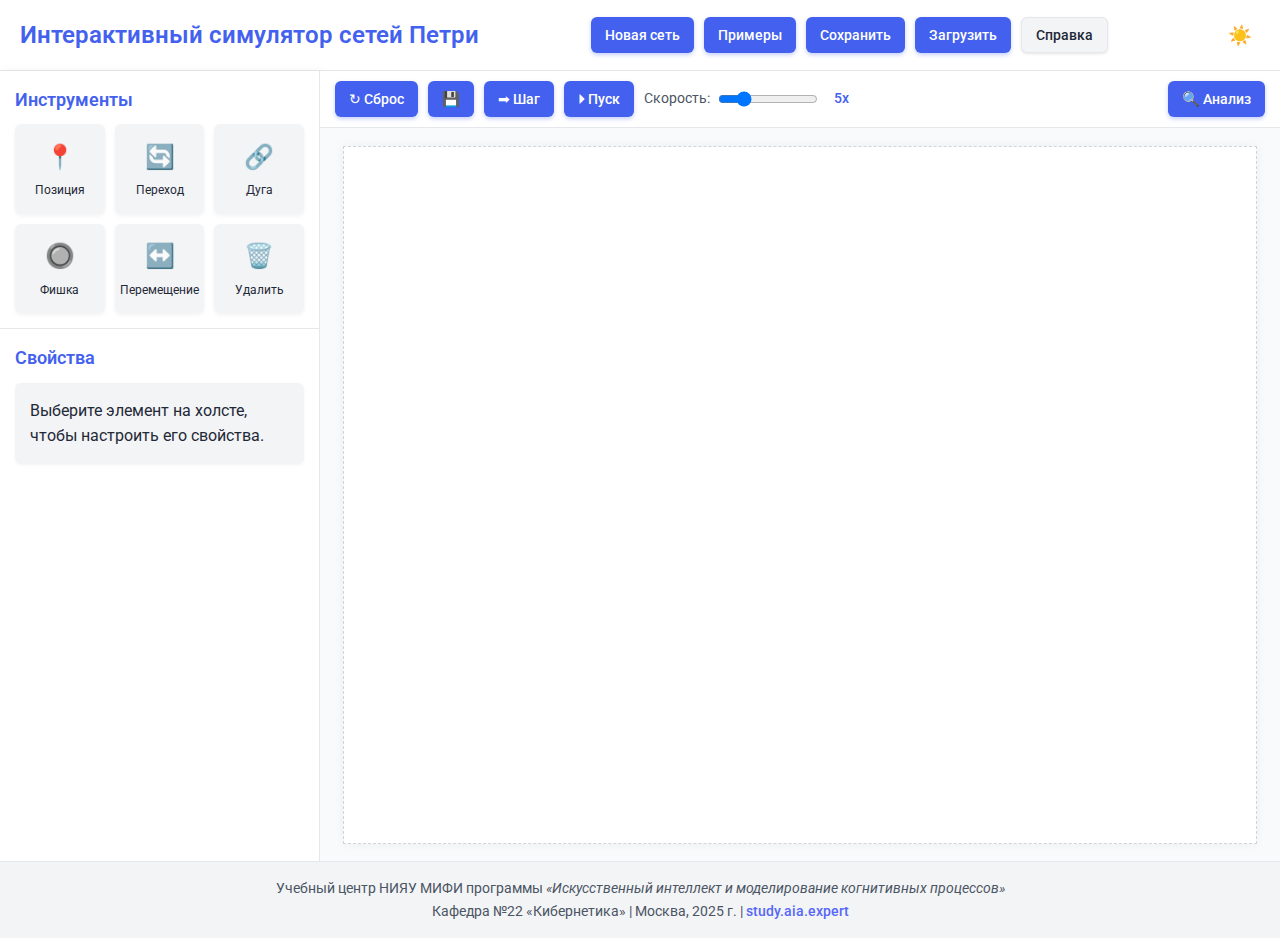
<file: index.html>
<!DOCTYPE html>
<html lang="ru" prefix="og: https://ogp.me/ns#">
<head>
    <meta charset="UTF-8">
    <meta name="viewport" content="width=device-width, initial-scale=1.0">
    
    <!-- SEO и метаданные -->
    <meta name="description" content="Интерактивный симулятор сетей Петри — часть лабораторных работ по дисциплине «Автоматы» в НИЯУ МИФИ">
    <meta name="author" content="Кафедра №22 «Кибернетика», НИЯУ МИФИ">
    <meta name="generator" content="PetriSimulator v1.0">

    <!-- Open Graph метатеги для социальных сетей -->
    <meta property="og:type" content="website">
    <meta property="og:title" content="Симулятор сетей Петри | МИФИ">
    <meta property="og:url" content="https://study.aia.expert/petri-simulator">
    <meta property="og:site_name" content="Учебный центр МИФИ">

    <title>Сети Петри | Симулятор</title>
    
    <link rel="stylesheet" href="./static/css/style.css">
    <link rel="icon" href="favicon.ico" type="image/x-icon">  
    <link href="https://fonts.googleapis.com/css2?family=Roboto:wght@400;500;700&display=swap" rel="stylesheet">
</head>
<body>
    <!-- Верхняя панель управления -->
    <header>
        <h2>Интерактивный симулятор сетей Петри</h2>
        
        <div class="header-controls">
            <button class="btn" id="new-network-btn">Новая сеть</button>
            <button class="btn" id="load-example-btn">Примеры</button>
            <button class="btn" id="save-btn">Сохранить</button>
            <button class="btn" id="load-network-btn">Загрузить
                <input type="file" id="load-network-input" accept=".json" style="display: none;">
            </button>
            
            <a href="info.html" class="back-button">
                <button class="btn-secondary" id="help-btn">Справка</button>
            </a>
        </div>
        
        <!-- Переключатель темы -->
        <button class="theme-toggle" id="theme-toggle" title="Переключить тему">☀️</button>
    </header>

    <main>
        <!-- Боковая панель -->
        <aside class="sidebar" role="complementary">
            <!-- Панель инструментов для создания элементов сети -->
            <section class="toolbar">
                <h2>Инструменты</h2>
                <div class="tool-buttons">
                    <div class="tool-button" data-tool="position" aria-pressed="true">
                        <h2>📍</h2>
                        <span>Позиция</span>
                    </div>
                    <div class="tool-button" data-tool="transition" aria-pressed="false">
                        <h2>🔄</h2>
                        <span>Переход</span>
                    </div>
                    <div class="tool-button" data-tool="arc" aria-pressed="false">
                        <h2>🔗</h2>
                        <span>Дуга</span>
                    </div>
                    <div class="tool-button" data-tool="token" aria-pressed="false">
                        <h2>🔘</h2>
                        <span>Фишка</span>
                    </div>
                    <div class="tool-button" data-tool="move" aria-pressed="false">
                        <h2>↔️</h2>
                        <span>Перемещение</span>
                    </div>
                    <div class="tool-button" data-tool="delete" aria-pressed="false">
                        <h2>🗑️</h2>
                        <span>Удалить</span>
                    </div>
                </div>
            </section>

            <!-- Панель свойств выбранного элемента -->
            <section class="properties" id="properties-panel">
                <h2>Свойства</h2>

                <!-- Свойства для позиции -->
                <div class="property-group" id="position-properties" style="display: none;">
                    <h3>Позиция</h3>
                    <div class="property">
                        <label for="position-name">Имя</label>
                        <input type="text" id="position-name" value="P1">
                    </div>
                    <div class="property">
                        <label for="token-count">Количество фишек</label>
                        <input type="number" id="token-count" value="1" min="0">
                    </div>
                    <div class="property">
                        <label for="position-type">Тип фишки</label>
                        <select id="position-type">
                            <option value="default">По умолчанию</option>
                            <option value="red">Объектный</option>
                        </select>
                    </div>
                </div>

                <!-- Свойства для перехода -->
                <div class="property-group" id="transition-properties" style="display: none;">
                    <h3>Переход</h3>
                    <div class="property">
                        <label for="transition-name">Имя</label>
                        <input type="text" id="transition-name" value="T1">
                    </div>
                    <div class="property">
                        <label for="guard-condition">Guard-условие</label>
                        <input type="text" id="guard-condition" placeholder="x > 0">
                    </div>
                    <div class="property">
                        <label for="transition-delay">Задержка (мс)</label>
                        <input type="number" id="transition-delay" value="0" min="0">
                    </div>
                </div>

                <!-- Свойства для дуги -->
                <div class="property-group" id="arc-properties" style="display: none;">
                    <h3>Дуга</h3>
                    <div class="property">
                        <label for="arc-weight">Вес дуги</label>
                        <input type="number" id="arc-weight" value="1" min="1">
                        <label for="arc-type" style="margin-top: 10px">Тип дуги</label>
                        <select id="arc-type">
                            <option value="default">По умолчанию</option>
                            <option value="red">Ингибитор</option>
                        </select>
                    </div>
                </div>

                <!-- Сообщение по умолчанию -->
                <div class="property-group" id="default-properties" style="display: block;">
                    <p>Выберите элемент на холсте, чтобы настроить его свойства.</p>
                </div>
            </section>
        </aside>

        <!-- Рабочая область -->
        <section class="workspace" role="main">
            <div class="workspace-header">
                <!-- Управление симуляцией -->
                <div class="simulation-controls">
                    <button class="btn" id="reset-btn">↻ Сброс</button>
                    <button class="btn" id="mark-save-btn">💾</button>
                    <button class="btn" id="step-btn">➡ Шаг</button>
                    <button class="btn" id="play-btn">⏵ Пуск</button>
                    <div class="speed-control">
                        <label for="speed-slider">Скорость: </label>
                        <input type="range" id="speed-slider" min="1" max="20" value="5">
                        <span id="speed-value">5x</span>
                    </div>
                </div>

                <!-- Анализ сети -->
                <div class="simulation-controls">
                    <button class="btn" id="analyze-btn">🔍 Анализ</button>
                </div>
            </div>

            <!-- Холст для рисования сети Петри -->
            <div class="canvas-container">
                <canvas id="petri-net-canvas"></canvas>
            </div>
        </section>
    </main>

    <footer>
        <p>Учебный центр НИЯУ МИФИ программы <em>«Искусственный интеллект и моделирование когнитивных процессов»</em></p>
        <p>Кафедра №22 «Кибернетика» | Москва, 2025 г. |
           <a href="https://study.aia.expert/" target="_blank">study.aia.expert</a>
        </p>
    </footer>

    <script src="./static/js/script.js"></script>
    
    <!-- Модальное окно для отображения результатов анализа сети -->
    <div id="analysis-modal" class="modal">
        <div class="modal-content">
            <h3>Результаты анализа сети Петри</h3>
            <div id="analysis-results">
                <p>Запуск анализа...</p>
            </div>
            <button onclick="closeAnalysisModal()" class="close-modal-btn">Закрыть</button>
        </div>
    </div>

    <!-- Модальное окно для выбора примеров сетей Петри -->
    <div id="examples-modal" class="modal">
        <div class="modal-content">
            <h3>Выберите пример сети</h3>
            
            <button onclick="loadExample('producer-consumer')" class="example-btn">
                🏭 Производитель-Потребитель
            </button>
            
            <button onclick="loadExample('fork-join')" class="example-btn">
                ➿ Fork-Join (Расщепление-Объединение)
            </button>
            
            <button onclick="loadExample('inhibitor')" class="example-btn">
                ⛔ С ингибиторными дугами
            </button>
            
            <button onclick="closeExamplesModal()" class="close-modal-btn">
                Закрыть
            </button>
        </div>
    </div>
    
</body>
</html>
</file>
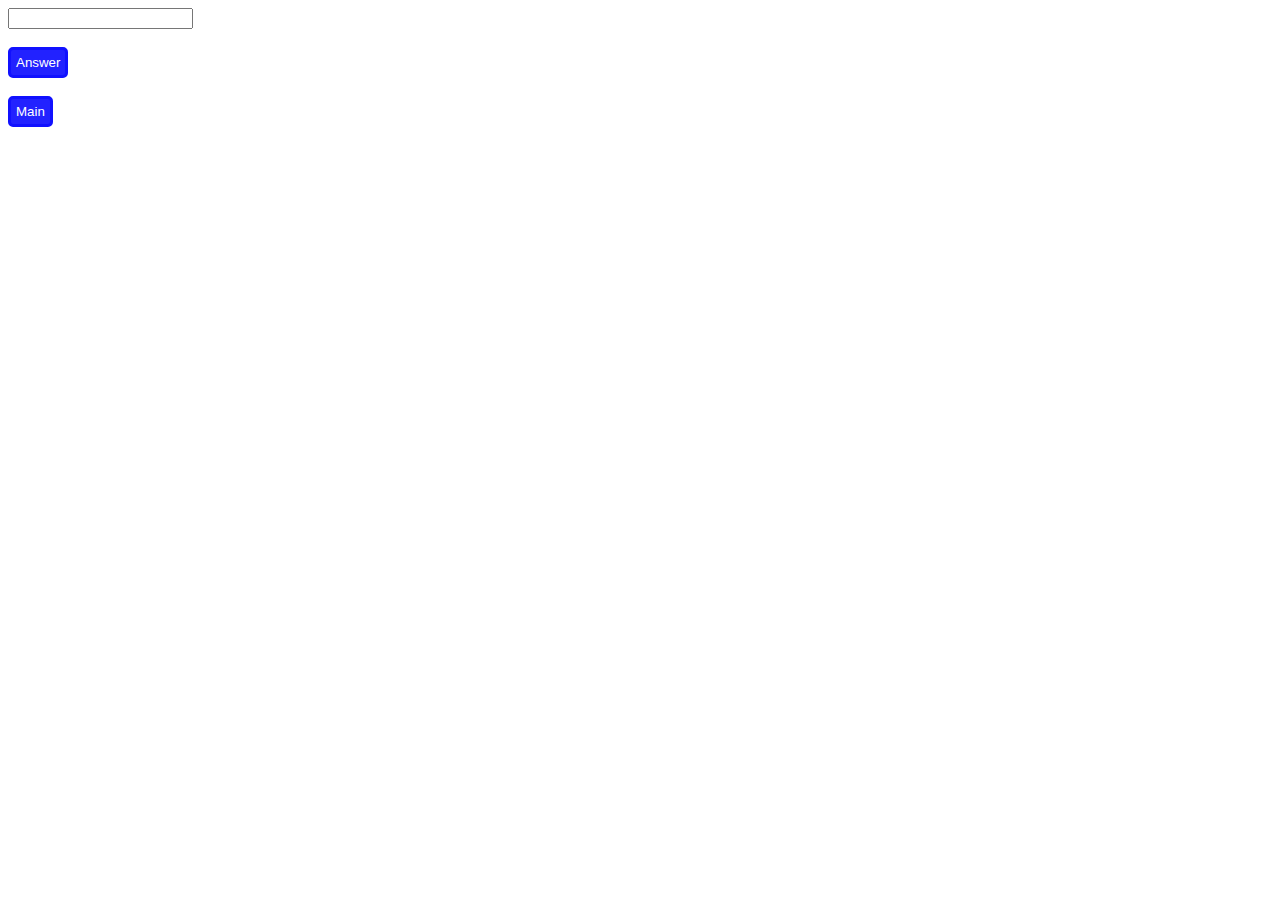
<file: answer.html>
<!DOCTYPE html>
<head>
  <meta charset="UTF-8">
</head>
  
<body>
  <style>
    button.press
    {
  	color: #fff; 
   	background: #2222FF; 
  	padding: 5px; 
  	border-radius: 5px;
  	border: 3px solid #1111FF;
	  } 
  </style> 
	<input id = "input" type= "text"/>
	<br>
  <br>
  <script>
	function onClick()
	  {
	alert(input.value);	  
	  }
  </script>	
  <button class="press" onClick="onClick()">Answer</button>
	<br>
  <br>
  <a href="index.html">
    <button class = "press">Main</button>
  </a>  
  </body>      
</html>
</file>
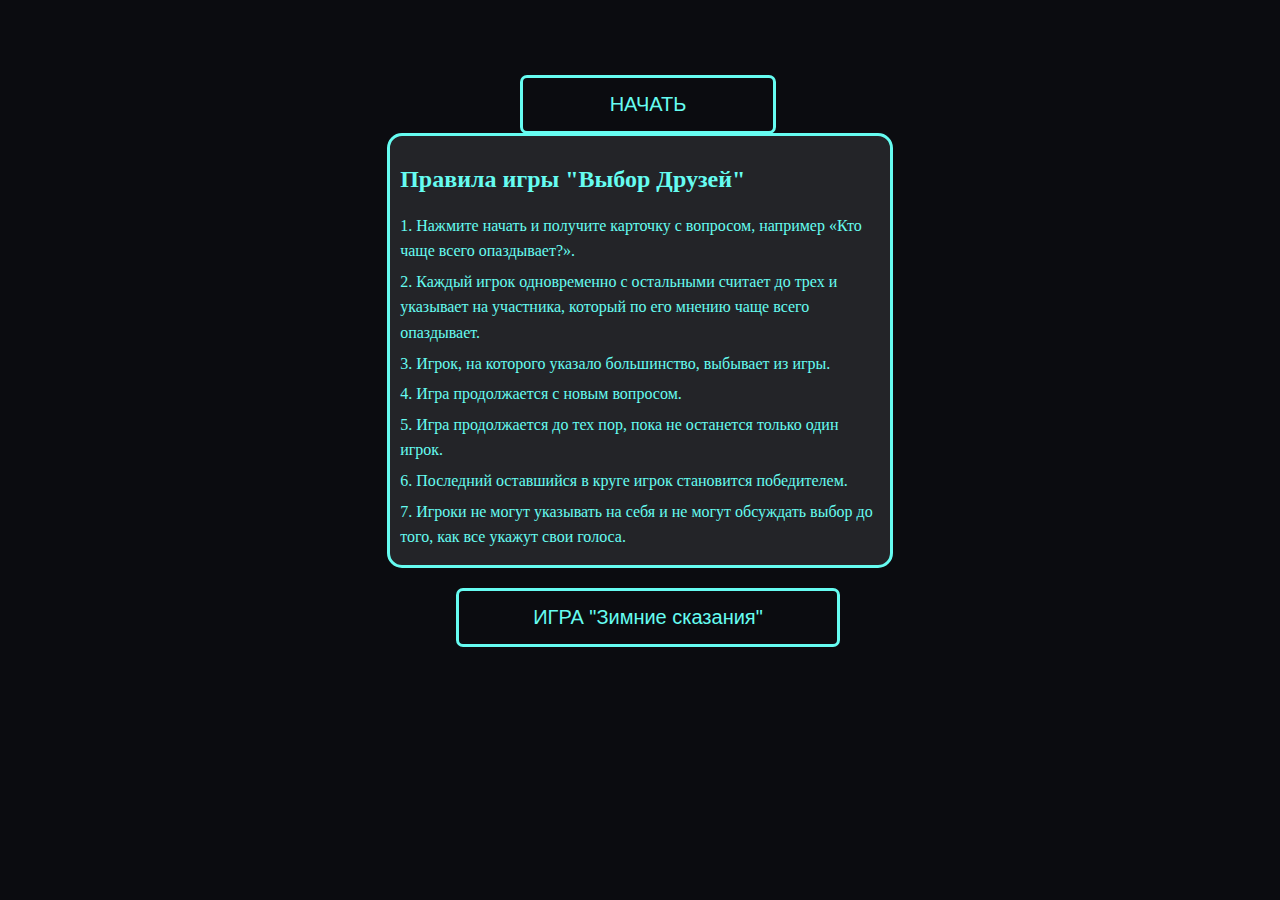
<file: index2.html>
<!DOCTYPE html>
<html lang="en">
<head>
    <meta charset="UTF-8">
    <title>NYGames</title>
    <script>
    function rand(max) {
        return Math.floor(Math.random()*max);
    }

    function poles() {
        let l1 = document.getElementById('text');
        let q = [
    "Кто лучше всех умеет рассказывать истории?",
    "Кто всегда приносит вкусные угощения на встречи?",
    "Кто, по вашему мнению, самый оптимистичный в группе?",
    "Кто мог бы стать хорошим учителем?",
    "Кто, по вашему мнению, мог бы создать отличный рецепт?",
    "Кто больше всего увлечён хобби?",
    "Кто любит планировать поездки?",
    "Кого вы выбрали бы в качестве компаньона по настольным играм?",
    "Кто всегда готов помочь другим?",
    "Кто, по вашему мнению, самы́й старательный в группе?",
    "Кто лучше всех организует мероприятия?",
    "Кто приносит в компанию атмосферу уюта?",
    "Кто, по вашему мнению, знает много интересных фактов?",
    "Кто всегда знает, как поддержать разговор?",
    "Кто лучше всех умеет составлять списки дел?",
    "Кто охотно делится своими увлечениями?",
    "Кто всегда находит способ провести время с пользой?",
    "Кто любит обсуждать книги и фильмы?",
    "Кого вы выбрали бы для совместного путешествия?",
    "Кто лучше всех умеет подбирать музыку для настроения?",
    "Кто может порекомендовать интересный фильм?",
    "Кто всегда знает, как порадовать друзей?",
    "Кто чаще всего предлагает интересные идеи?",
    "Кто лучше всего умеет играть на музыкальном инструменте?",
    "Кто всегда готов на новое приключение?",
    "Кто предпочитает читать книги вместо просмотра фильмов?",
    "Кто знает самые увлекательные истории о своей жизни?",
    "Кто всегда поддерживает чистоту и порядок в группе?",
    "Кто проявляет наибольшее терпение в общении?",
    "Кто мог бы стать хорошим спикером на конференции?",
    "Кто отличается хорошим вкусом в моде?",
    "Кто любит сидеть за настольными играми на вечеринках?",
    "Кто больше всего интересуется технологиями?",
    "Кто чаще всего делится позитивными новостями?",
    "Кто всегда может найти общий язык с разными людьми?",
    "Кто, по вашему мнению, самый заботливый в группе?",
    "Кто выделяется креативным подходом к задачам?",
    "Кто лучше всего поддерживает друзей в трудные времена?",
    "Кто приносит в группу радость и веселье?",
    "Кто, по вашему мнению, мог бы стать хорошим волонтером?",
    "Кто лучше всех разбирается в кулинарии?",
    "Кто всегда ищет позитив в любом событии?"
];

       var r = rand(q.length);
       l1.textContent = q[r];
       q.splice(r, 1);
    }

    function process() {
        let b = document.getElementById('btn');
        let l1 = document.getElementById('sent');
        if(b.value == "НАЧАТЬ") {
            b.value = "ДАЛЕЕ";
            l1.style.visibility = "visible";
        }
        poles();
    }
    </script>
    <style>
        #sent {
            visibility: hidden;
        }

        body {
            background-color: #0B0C10;
        }

        .again {
            position: fixed;
            padding: 15px;
            margin-left: 40%;
            margin-right: 40%;
            margin-bottom: 7%;
            width: 20%;
            background-color: #0B0C10;
            border: #66FCF1 3px solid;
            border-radius: 7px;
            color: #66FCF1;
            text-align: center;
            font-size: 20px;
        }

        div {
            vertical-align: middle;
            margin-left: 30%;
            margin-right: 30%;
        }

        h2 {
            color: #66FCF1;
        }

        .rule {
            margin-top: 5%;
            margin-bottom: 20px;
            padding: 10px;
            border: 3px solid #66FCF1;
            border-radius: 15px;
            background-color: rgba(255, 255, 255, 0.1);
        }

        p {
            line-height: 1.6;
            margin: 5px 0;
            color: #66FCF1;
        }


    </style>
</head>
<body>
    <div style="height: 15%; width: 80%; margin-right: 10%; margin-left: 10%; padding 5%; margin-bottom: 5px;">
        <div class="rule" id="sent" style="margin-bottom: 5px; margin-top: 5px;">
            <p id="text">gfgs</p>
        </div>
    </div>
    <input id="btn" type="button" class="again" onclick="process()" value="НАЧАТЬ">
    <div class="rule">
    <h2>Правила игры "Выбор Друзей"</h2>
    <p>1. Нажмите начать и получите карточку с вопросом, например «Кто чаще всего опаздывает?».</p>
    <p>2. Каждый игрок одновременно с остальными считает до трех и указывает на участника, который по его мнению чаще всего опаздывает.</p>
    <p>3. Игрок, на которого указало большинство, выбывает из игры.</p>
    <p>4. Игра продолжается с новым вопросом.</p>
    <p>5. Игра продолжается до тех пор, пока не останется только один игрок.</p>
    <p>6. Последний оставшийся в круге игрок становится победителем.</p>
    <p>7. Игроки не могут указывать на себя и не могут обсуждать выбор до того, как все укажут свои голоса.</p>
</div>

<button style="width: 30%; margin-left: 35%; margin-right: 35%; font-size: 20px;" class="again" onclick="window.location.href = 'index.html'">ИГРА "Зимние сказания"</button>

</body>
</html>
</file>
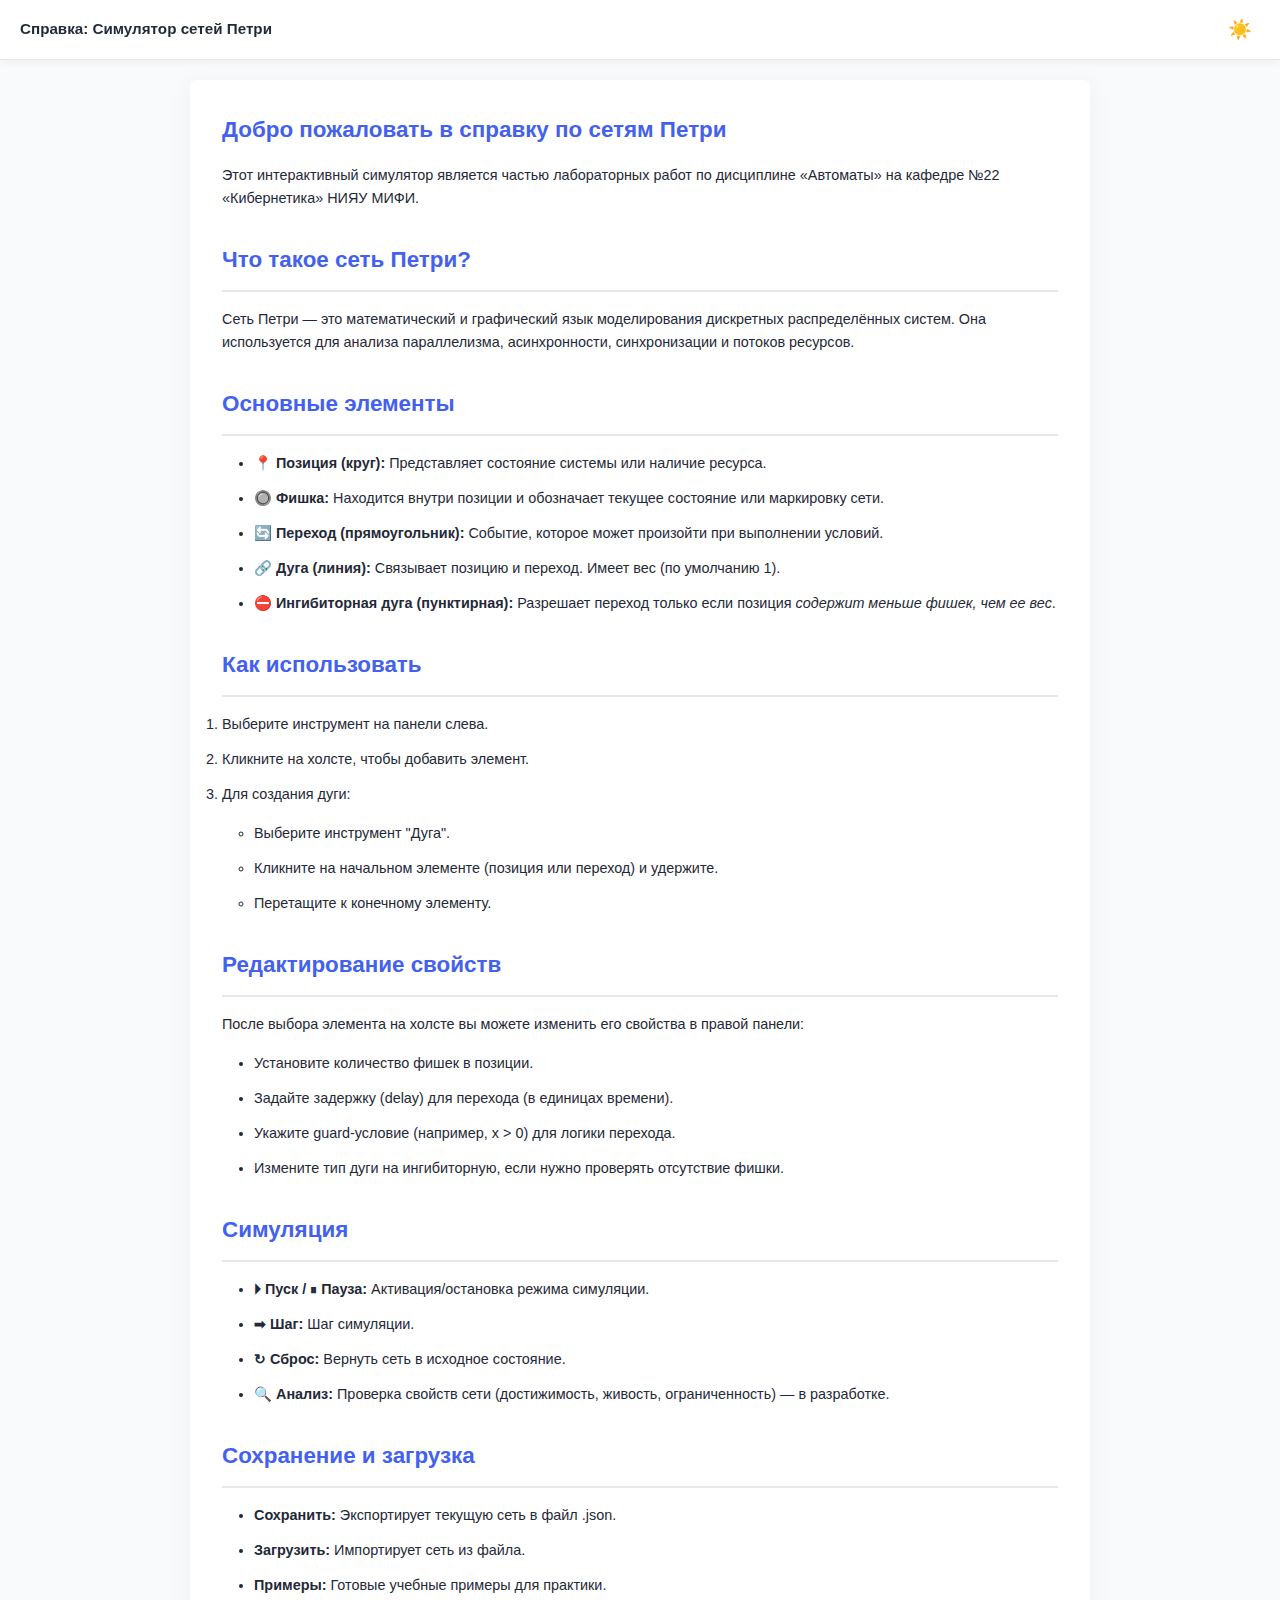
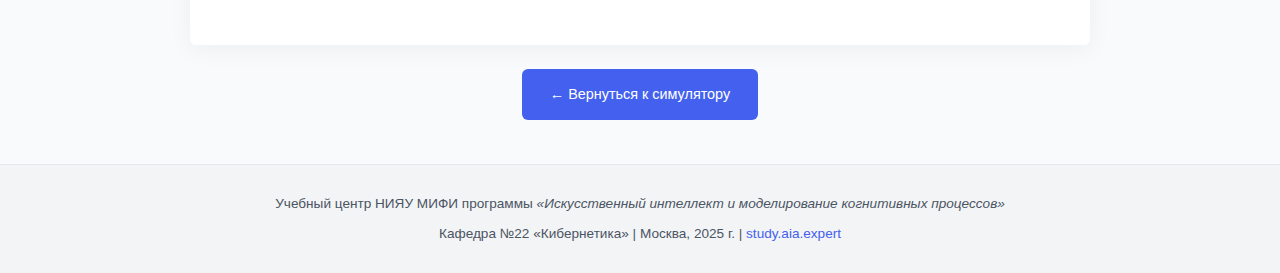
<file: info.html>
<!DOCTYPE html>
<html lang="ru">
<head>
    <meta charset="UTF-8">
    <meta name="viewport" content="width=device-width, initial-scale=1.0">
    
    <title>Справка — Симулятор сетей Петри</title>
    
    <link rel="stylesheet" href="./static/css/style.css">
    <link rel="stylesheet" href="./static/css/help.css">
</head>
<body>
    <header>
        <h2>Справка: Симулятор сетей Петри</h2>
        
        <!-- Кнопка для переключения светлой и тёмной темы -->
        <button class="theme-toggle" id="theme-toggle" title="Переключить тему">☀️</button>
    </header>

    <main>
        <!-- Основное содержимое справки -->
        <div class="help-content">
            <h1>Добро пожаловать в справку по сетям Петри</h1>
            <p>Этот интерактивный симулятор является частью лабораторных работ по дисциплине «Автоматы» на кафедре №22 «Кибернетика» НИЯУ МИФИ.</p>

            <h2>Что такое сеть Петри?</h2>
            <p>Сеть Петри — это математический и графический язык моделирования дискретных распределённых систем. Она используется для анализа параллелизма, асинхронности, синхронизации и потоков ресурсов.</p>

            <h2>Основные элементы</h2>
            <ul>
                <li><strong>📍 Позиция (круг):</strong> Представляет состояние системы или наличие ресурса.</li>
                <li><strong>🔘 Фишка:</strong> Находится внутри позиции и обозначает текущее состояние или маркировку сети.</li>
                <li><strong>🔄 Переход (прямоугольник):</strong> Событие, которое может произойти при выполнении условий.</li>
                <li><strong>🔗 Дуга (линия):</strong> Связывает позицию и переход. Имеет вес (по умолчанию 1).</li>
                <li><strong>⛔ Ингибиторная дуга (пунктирная):</strong> Разрешает переход только если позиция <em>содержит меньше фишек, чем ее вес</em>.</li>
            </ul>

            <h2>Как использовать</h2>
            <ol>
                <li>Выберите инструмент на панели слева.</li>
                <li>Кликните на холсте, чтобы добавить элемент.</li>
                <li>Для создания дуги:
                    <ul>
                        <li>Выберите инструмент "Дуга".</li>
                        <li>Кликните на начальном элементе (позиция или переход) и удержите.</li>
                        <li>Перетащите к конечному элементу.</li>
                    </ul>
                </li>
            </ol>

            <h2>Редактирование свойств</h2>
            <p>После выбора элемента на холсте вы можете изменить его свойства в правой панели:</p>
            <ul>
                <li>Установите количество фишек в позиции.</li>
                <li>Задайте задержку (<code>delay</code>) для перехода (в единицах времени).</li>
                <li>Укажите <code>guard-условие</code> (например, <code>x > 0</code>) для логики перехода.</li>
                <li>Измените тип дуги на ингибиторную, если нужно проверять отсутствие фишки.</li>
            </ul>

            <h2>Симуляция</h2>
            <ul>
                <li><strong>⏵ Пуск / ⏸ Пауза:</strong> Активация/остановка режима симуляции.</li>
                <li><strong>➡ Шаг:</strong> Шаг симуляции.</li>
                <li><strong>↻ Сброс:</strong> Вернуть сеть в исходное состояние.</li>
                <li><strong>🔍 Анализ:</strong> Проверка свойств сети (достижимость, живость, ограниченность) — в разработке.</li>
            </ul>

            <h2>Сохранение и загрузка</h2>
            <ul>
                <li><strong>Сохранить:</strong> Экспортирует текущую сеть в файл <code>.json</code>.</li>
                <li><strong>Загрузить:</strong> Импортирует сеть из файла.</li>
                <li><strong>Примеры:</strong> Готовые учебные примеры для практики.</li>
            </ul>
        </div>

        <!-- Кнопка для возврата к основному симулятору -->
        <div style="text-align: center;">
            <a href="index.html" class="back-button">← Вернуться к симулятору</a>
        </div>
    </main>

    <footer>
        <p>Учебный центр НИЯУ МИФИ программы <em>«Искусственный интеллект и моделирование когнитивных процессов»</em></p>
        <p>Кафедра №22 «Кибернетика» | Москва, 2025 г. |
           <a href="https://study.aia.expert/" target="_blank">study.aia.expert</a>
        </p>
    </footer>
    
    <script src="./static/js/help.js"></script>
</body>
</html>
</file>
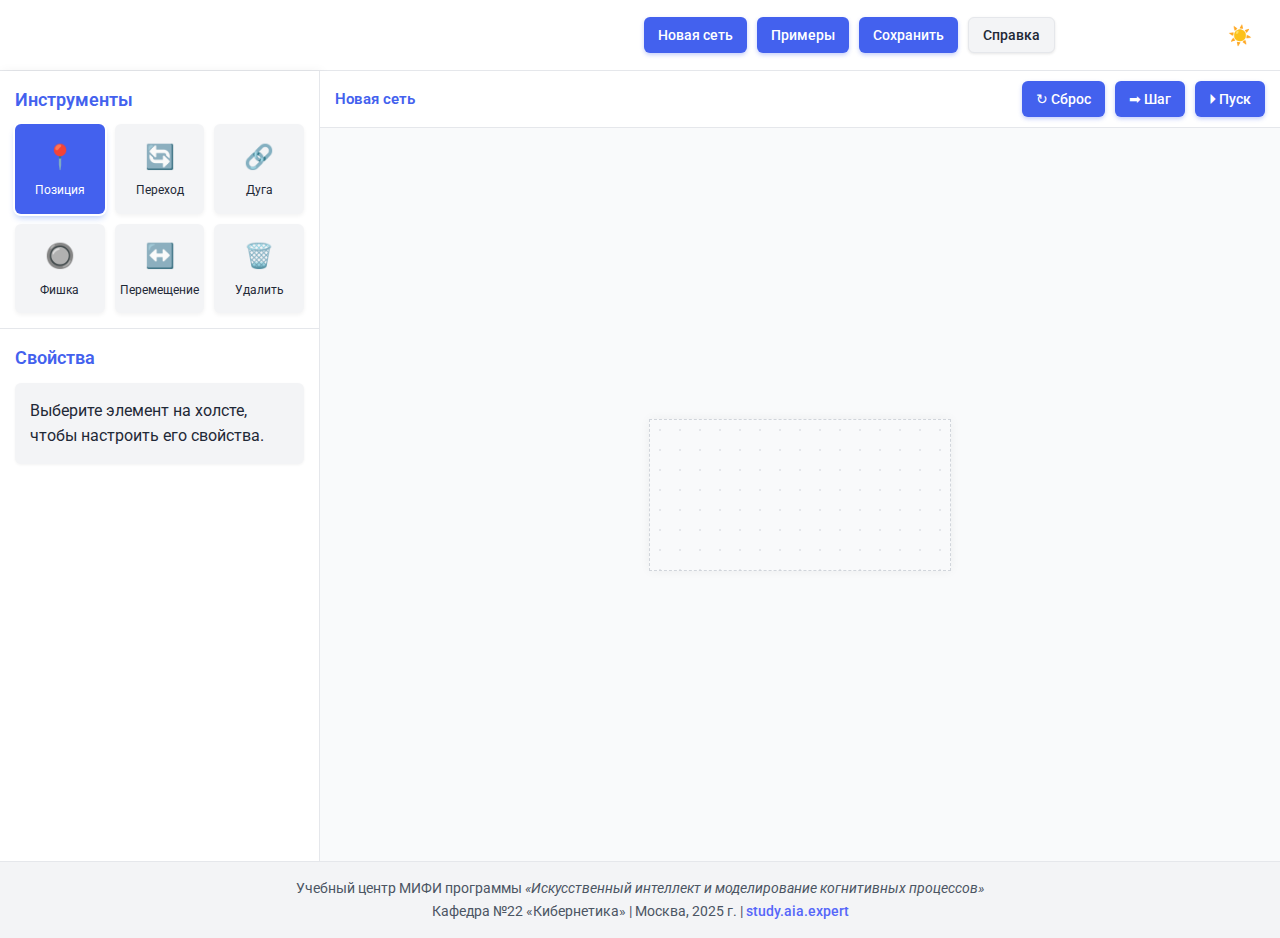
<file: main.html>
<!DOCTYPE html>
<html lang="ru" prefix="og: https://ogp.me/ns#">
<head>
    <meta charset="UTF-8">
    <meta name="viewport" content="width=device-width, initial-scale=1.0">
    <meta name="description" content="Интерактивный симулятор сетей Петри — часть лабораторных работ по дисциплине «Автоматы» в НИЯУ МИФИ">
    <meta name="author" content="Кафедра №22 «Кибернетика», НИЯУ МИФИ">
    <meta name="generator" content="PetriSimulator v1.0">

    <!-- SEO -->
    <meta property="og:type" content="website">
    <meta property="og:title" content="Симулятор сетей Петри | МИФИ">
    <meta property="og:url" content="https://study.aia.expert/petri-simulator"> <!-- эта ссылка не работает -->
    <meta property="og:site_name" content="Учебный центр МИФИ">

    <title>Сети Петри | Симулятор</title>
    
    <link rel="stylesheet" href="./static/css/style.css">
    <link rel="icon" href="favicon.ico" type="image/x-icon">  

    <link href="https://fonts.googleapis.com/css2?family=Roboto:wght@400;500;700&display=swap" rel="stylesheet">
</head>
<body>
    <header>
        <h2 style="color: #fff">Интерактивный симулятор сетей Петри</h2>
        <div class="header-controls">
            <button class="btn" id="new-network-btn">Новая сеть</button>
            <button class="btn" id="load-example-btn">Примеры</button>
            <button class="btn" id="save-btn">Сохранить</button>
            <button class="btn btn-secondary" id="help-btn">Справка</button>
        </div>
        <button class="theme-toggle" id="theme-toggle" title="Переключить тему">☀️</button>
    </header>

    <main>
        <aside class="sidebar" role="complementary">
            <section class="toolbar">
                <h2>Инструменты</h2>
                <div class="tool-buttons">
                    <div class="tool-button active" data-tool="position" aria-pressed="true">
                        <h2>📍</h2>
                        <span>Позиция</span>
                    </div>
                    <div class="tool-button" data-tool="transition" aria-pressed="false">
                        <h2>🔄</h2>
                        <span>Переход</span>
                    </div>
                    <div class="tool-button" data-tool="arc" aria-pressed="false">
                        <h2>🔗</h2>
                        <span>Дуга</span>
                    </div>
                    <div class="tool-button" data-tool="token" aria-pressed="false">
                        <h2>🔘</h2>
                        <span>Фишка</span>
                    </div>
                    <div class="tool-button" data-tool="move" aria-pressed="false">
                        <h2>↔️</h2>
                        <span>Перемещение</span>
                    </div>
                    <div class="tool-button" data-tool="delete" aria-pressed="false">
                        <h2>🗑️</h2>
                        <span>Удалить</span>
                    </div>
                </div>
            </section>

            <section class="properties" id="properties-panel">
                <h2>Свойства</h2>

                <div class="property-group" id="position-properties" style="display: none;">
                    <h3>Позиция</h3>
                    <div class="property">
                        <label for="position-name">Имя</label>
                        <input type="text" id="position-name" value="P1">
                    </div>
                    <div class="property">
                        <label for="token-count">Количество фишек</label>
                        <input type="number" id="token-count" value="1" min="0">
                    </div>
                    <div class="property">
                        <label for="position-type">Тип фишки</label>
                        <select id="position-type">
                            <option value="default">По умолчанию</option>
                            <option value="red">Объектный</option>
                        </select>
                    </div>
                </div>

                <div class="property-group" id="transition-properties" style="display: none;">
                    <h3>Переход</h3>
                    <div class="property">
                        <label for="transition-name">Имя</label>
                        <input type="text" id="transition-name" value="T1">
                    </div>
                    <div class="property">
                        <label for="guard-condition">Guard-условие</label>
                        <input type="text" id="guard-condition" placeholder="x > 0">
                    </div>
                    <div class="property">
                        <label for="transition-delay">Задержка (мс)</label>
                        <input type="number" id="transition-delay" value="0" min="0">
                    </div>
                </div>

                <div class="property-group" id="arc-properties" style="display: none;">
                    <h3>Дуга</h3>
                    <div class="property">
                        <label for="arc-weight">Вес дуги</label>
                        <input type="number" id="arc-weight" value="1" min="1">
                        <label for="arc-type" style="margin-top: 10px">Тип дуги</label>
                        <select id="arc-type">
                            <option value="default">По умолчанию</option>
                            <option value="red">Ингибитор</option>
                        </select>
                    </div>
                </div>

                <div class="property-group" id="default-properties" style="display: block;">
                    <p>Выберите элемент на холсте, чтобы настроить его свойства.</p>
                </div>
            </section>
        </aside>

        <section class="workspace" role="main">
            <div class="workspace-header">
                <div class="workspace-title">Новая сеть</div>
                <div class="simulation-controls">
                    <button class="btn" id="reset-btn">↻ Сброс</button>
                    <button class="btn" id="step-btn">➡ Шаг</button>
                    <button class="btn" id="play-btn">⏵ Пуск</button>
                </div>
            </div>

            <div class="canvas-container">
                <canvas id="petri-net-canvas"></canvas>
            </div>
        </section>
    </main>

    <footer>
        <p>Учебный центр МИФИ программы <em>«Искусственный интеллект и моделирование когнитивных процессов»</em></p>
        <p>Кафедра №22 «Кибернетика» | Москва, 2025 г. |
           <a href="https://study.aia.expert/" target="_blank">study.aia.expert</a>
        </p>
    </footer>

    <!-- Прямая ссылка на JS файл в папке static -->
    <script src="./static/js/script.js"></script>
</body>
</html>
</file>
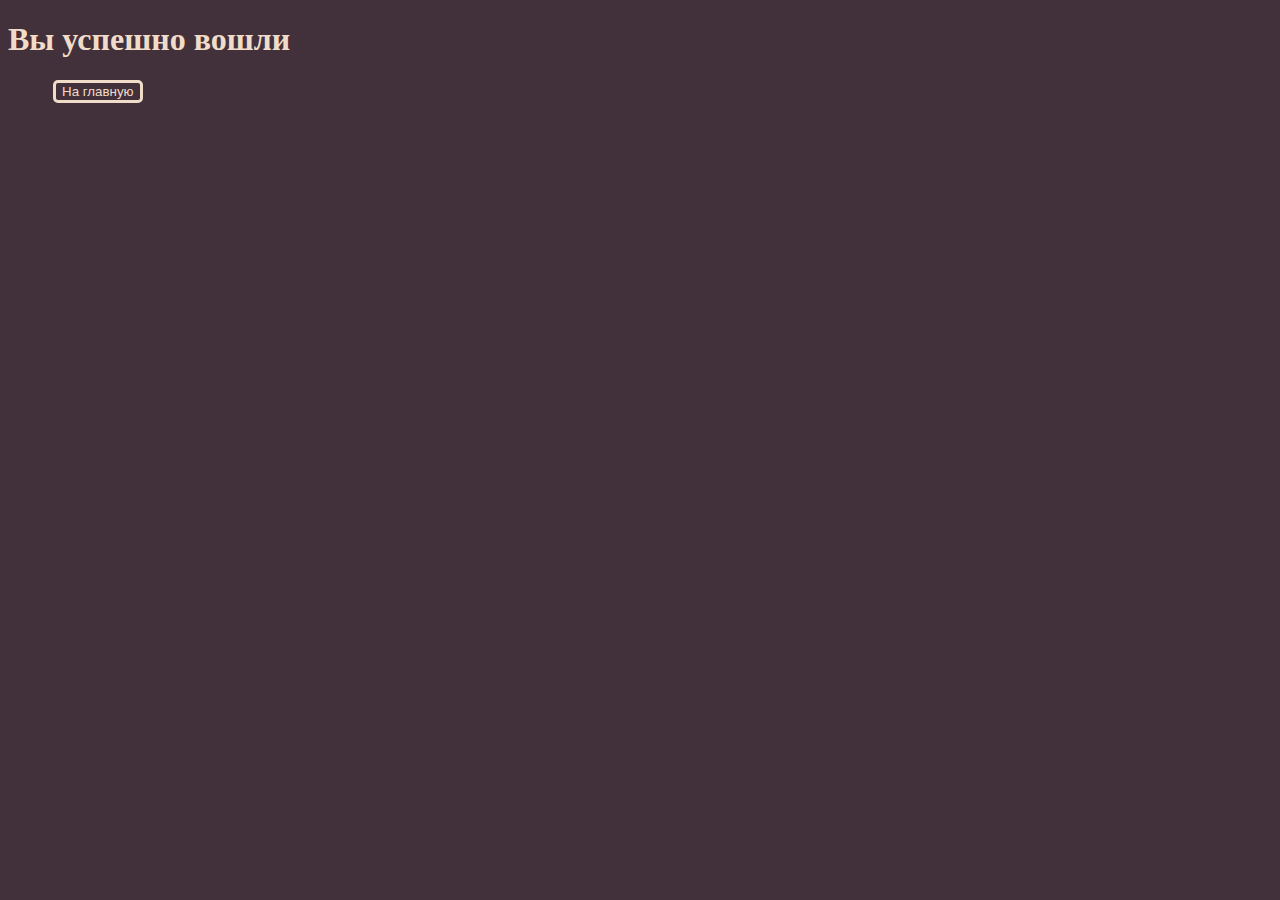
<file: page.html>
<!DOCTYPE html>
<html>
<head>
    <meta charset="UTF-8">
    <title>Slava</title>
    <style>
      .button {
            color: #F1DCC9;
            background: #42313A;
            border-radius: 5px;
            border: 3px solid #F1DCC9;
            margin-bottom: 2px;
            margin-top: 0;
            margin-left: 45px;
            margin-right: 45px;
        }
  </style>  
</head>
<body style="background-color: #42313A">
   <h1 style="color: #F1DCC9">Вы успешно вошли</h1>
   <button class="button" onclick="window.location.href='index.html';">На главную</button>
</body>
</html>
</file>
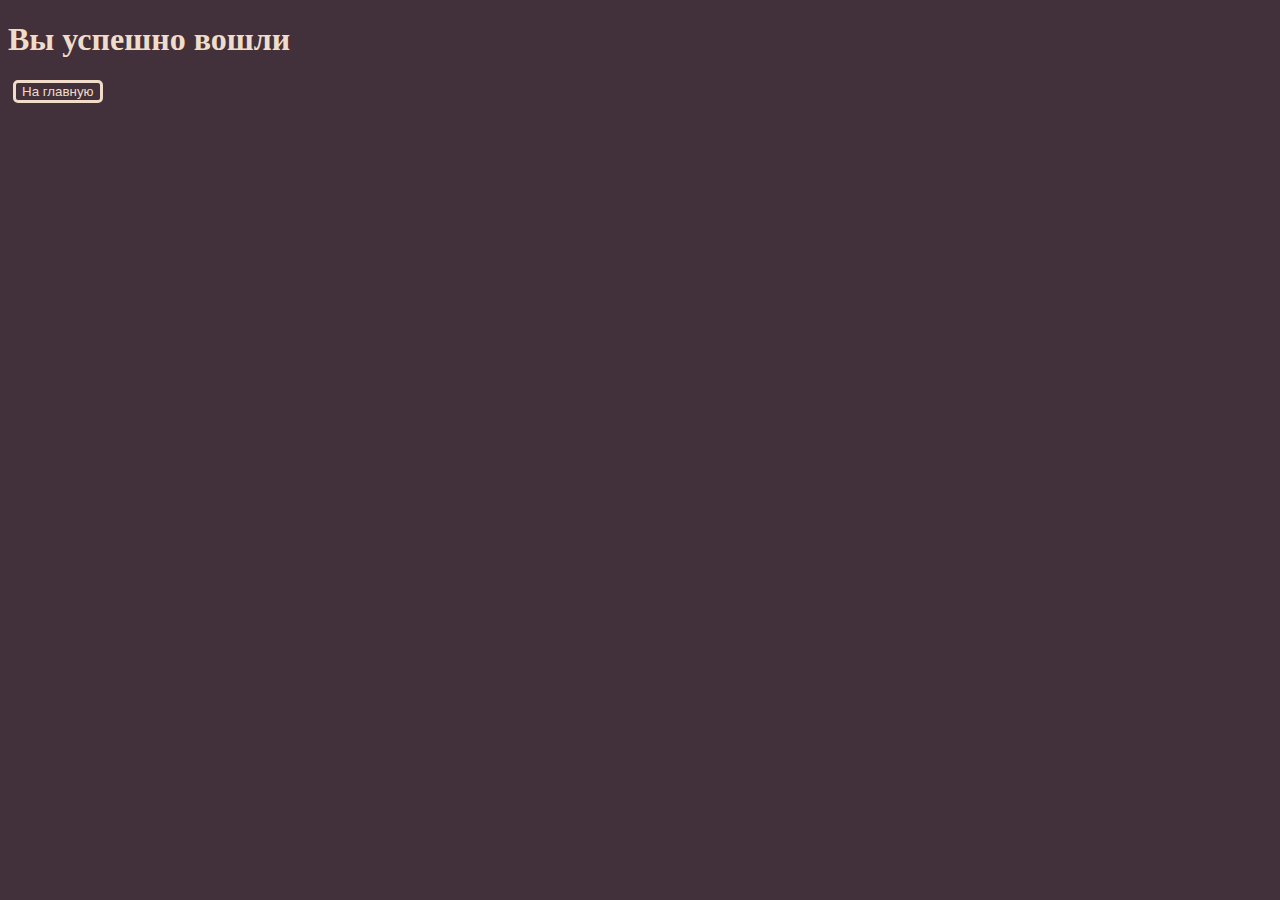
<file: test.html>
<!DOCTYPE html>
<html>
<head>
    <meta charset="UTF-8">
    <title>Slava</title>
    <style>
      .button {
            color: #F1DCC9;
            background: #42313A;
            border-radius: 5px;
            border: 3px solid #F1DCC9;
            margin-bottom: 2px;
            margin-top: 0;
            margin-left: 5px;
            margin-right: 95px;
        }
  </style>  
</head>
<body style="background-color: #42313A">
   <h1 style="color: #F1DCC9">Вы успешно вошли</h1>
   <button class="button" onclick="window.location.href='index.html';">На главную</button>
</body>
</html>
</file>
<file: static/css/style.css>
:root {
    /* Цвета для светлой темы */
    --primary-color: #4361ee;
    --primary-hover: #3a56d4;
    --secondary-color: #5667f9;
    --secondary-hover: #4361ee;
    --background-color: #f9fafb;
    --background-secondary: #ffffff;
    --text-primary: #1f2937;
    --text-secondary: #4b5563;
    --text-light: #ffffff;
    --border-color: #e5e7eb;
    --border-light: #d1d5db;
    --shadow-color: rgba(0, 0, 0, 0.05);
    --panel-background: #f3f4f6;
    --accent-color: #7209b7;
    --success-color: #10b981;
    --error-color: #ef4444;
    
    /* Размеры */
    --header-height: 60px;
    --footer-height: 50px;
    --sidebar-width: 25%;
    --button-padding: 8px 14px;
    --spacing-sm: 10px;
    --spacing-md: 15px;
    --spacing-lg: 20px;
    --radius-default: 6px;
    --radius-circle: 50%;
    --transition-speed: 0.2s;
    --transition-function: ease;
    
    /* Шрифты */
    --font-family: 'Roboto', sans-serif;
    --font-size-xs: 0.75rem;
    --font-size-sm: 0.85rem;
    --font-size-md: 0.9rem;
    --font-size-lg: 0.95rem;
    --font-size-xl: 1.1rem;
    --font-size-xxl: 1.25rem;
    --font-size-heading: 1.4rem;
    --line-height: 1.6;
    
    /* Темная тема - значения по умолчанию (светлая) */
    --bg-primary: var(--background-color);
    --bg-secondary: var(--background-secondary);
    --text-primary-dark: var(--text-primary);
    --text-secondary-dark: var(--text-secondary);
    --border-primary: var(--border-color);
    --panel-bg: var(--panel-background);
    --canvas-bg: var(--background-color);
    --canvas-grid: #e5e7eb;
    --element-stroke: #6b7280;
    --arc-color: #6b7280;
    --arc-inhibitor: #f43f5e;
    --token-color: #1f2937;
    --arc-weight: #1f2937;
}

/* Темная тема */
body.dark-theme {
    --bg-primary: #0f172a;
    --bg-secondary: #1e293b;
    --text-primary-dark: #f3f4f6;
    --text-secondary-dark: #cbd5e1;
    --border-primary: #334155;
    --panel-bg: #1e293b;
    --canvas-bg: #0f172a;
    --canvas-grid: #1e293b;
    --element-stroke: #94a3b8;
    --arc-color: #94a3b8;
    --arc-inhibitor: #f87171;
    --token-color: #f3f4f6;
    --arc-weight: #f3f4f6;
}

* {
    margin: 0;
    padding: 0;
    box-sizing: border-box;
    font-family: var(--font-family);
}

body {
    background-color: var(--bg-primary);
    color: var(--text-primary-dark);
    display: grid;
    grid-template-rows: auto 1fr auto;
    min-height: 100vh;
    line-height: var(--line-height);
}

header {
    background: var(--bg-secondary);
    border-bottom: 1px solid var(--border-primary);
    color: var(--text-light);
    padding: var(--spacing-md) var(--spacing-lg);
    display: flex;
    justify-content: space-between;
    align-items: center;
}

header h2 {
    color: var(--primary-color);
    font-weight: 600;
}

.logo {
    display: flex;
    align-items: center;
    gap: 10px;
    text-decoration: none;
}

.logo img {
    height: 40px;
}

.logo h1 {
    font-size: var(--font-size-xxl);
    font-weight: 500;
}

.header-controls {
    display: flex;
    gap: var(--spacing-sm);
}

.btn {
    background-color: var(--primary-color);
    color: var(--text-light);
    border: none;
    padding: var(--button-padding);
    border-radius: var(--radius-default);
    cursor: pointer;
    font-size: var(--font-size-md);
    font-weight: 500;
    transition: all var(--transition-speed) var(--transition-function);
    box-shadow: 0 2px 4px rgba(67, 97, 238, 0.3);
    min-height: 36px;
}

.btn:hover {
    background-color: var(--primary-hover);
    transform: translateY(-1px);
    box-shadow: 0 4px 8px rgba(58, 86, 212, 0.4);
}

.btn-secondary {
    background-color: var(--panel-bg);
    color: var(--text-primary-dark);
    border: 1px solid var(--border-primary);
    padding: var(--button-padding);
    border-radius: var(--radius-default);
    cursor: pointer;
    font-size: var(--font-size-md);
    font-weight: 500;
    transition: all var(--transition-speed) var(--transition-function);
    box-shadow: 0 1px 3px rgba(0, 0, 0, 0.1);
    min-height: 36px;
}

.btn-secondary:hover {
    background-color: var(--secondary-hover);
    color: var(--text-light);
    border-color: var(--primary-color);
    box-shadow: 0 2px 6px rgba(0, 0, 0, 0.15);
}

main {
    display: grid;
    grid-template-columns: var(--sidebar-width) 1fr;
    height: calc(100vh - var(--header-height) - var(--footer-height));
}

.sidebar {
    background-color: var(--bg-secondary);
    border-right: 1px solid var(--border-primary);
    overflow-y: auto;
    box-shadow: 2px 0 10px rgba(0, 0, 0, 0.05);
}

.toolbar {
    padding: var(--spacing-md);
    border-bottom: 1px solid var(--border-primary);
}

.toolbar h2 {
    margin-bottom: var(--spacing-sm);
    font-size: var(--font-size-xl);
    color: var(--primary-color);
    font-weight: 600;
}

.tool-buttons {
    display: grid;
    grid-template-columns: repeat(3, 1fr);
    gap: var(--spacing-sm);
}

.tool-button {
    aspect-ratio: 1/1;
    display: flex;
    flex-direction: column;
    align-items: center;
    justify-content: center;
    background-color: var(--panel-bg);
    border-radius: var(--radius-default);
    cursor: pointer;
    transition: all var(--transition-speed) var(--transition-function);
    font-size: var(--font-size-xs);
    box-shadow: 0 2px 4px rgba(0, 0, 0, 0.05);
}

.tool-button:hover {
    background-color: rgba(59, 130, 246, 0.1);
    transform: translateY(-2px);
    box-shadow: 0 4px 6px rgba(0, 0, 0, 0.1);
}

.tool-button.active {
    background-color: var(--primary-color);
    color: var(--text-light);
    box-shadow: 0 0 0 2px white, 0 4px 6px rgba(37, 99, 235, 0.3);
}

.tool-button h2 {
    font-size: 1.5rem;
    margin-bottom: 5px;
}

/* Стили для модального окна анализа */
#analysis-modal {
    display: none;
    position: fixed;
    top: 0;
    left: 0;
    width: 100%;
    height: 100%;
    background-color: rgba(0,0,0,0.5);
    z-index: 1000;
    justify-content: center;
    align-items: center;
}

#analysis-modal .modal-content {
    background: #fff;
    border-radius: 8px;
    padding: 24px;
    width: 500px;
    max-width: 90%;
    max-height: 80vh;
    overflow-y: auto;
    box-shadow: 0 4px 20px rgba(0,0,0,0.2);
}

.analysis-item {
    margin: 16px 0;
    padding: 12px;
    border-left: 4px solid #ddd;
    background: #f9f9f9;
}

.analysis-item.safe { border-left-color: #10b981; }
.analysis-item.live { border-left-color: #10b981; }

.analysis-item.unsafe { border-left-color: #ef4444; }
.analysis-item.dead { border-left-color: #ef4444; }

.analysis-item h4 {
    margin: 0 0 8px 0;
    font-size: 16px;
}

.analysis-item p {
    margin: 0;
    font-size: 14px;
    color: #555;
}

/* Стили для модального окна */
.modal {
    display: none;
    position: fixed;
    top: 0;
    left: 0;
    width: 100%;
    height: 100%;
    background-color: rgba(0, 0, 0, 0.5);
    z-index: 1000;
    justify-content: center;
    align-items: center;
}

.modal-content {
    background: #fff;
    border-radius: 8px;
    padding: 20px;
    width: 300px;
    max-width: 90%;
    box-shadow: 0 4px 20px rgba(0, 0, 0, 0.2);
    text-align: center;
}

.example-btn {
    width: 100%;
    padding: 10px;
    margin: 8px 0;
    border: 1px solid #ddd;
    border-radius: 4px;
    background: #f8f8f8;
    cursor: pointer;
    text-align: left;
    font-size: 14px;
    transition: background 0.2s;
}

.example-btn:hover {
    background: #e8e8e8;
}

.speed-control {
    display: flex;
    align-items: center;
    gap: 8px;
    font-size: var(--font-size-sm);
    color: var(--text-secondary);
    margin-left: auto; /* Прижимает регулятор к правому краю */
}

.speed-control label {
    white-space: nowrap;
}

.speed-control input[type="range"] {
    width: 100px;
}

.speed-control span {
    font-size: var(--font-size-sm);
    color: var(--primary-color);
    font-weight: 500;
    min-width: 30px;
    text-align: center;
}

.close-modal-btn {
    width: 100%;
    padding: 10px;
    margin-top: 15px;
    border: 1px solid #ccc;
    border-radius: 4px;
    background: #eee;
    cursor: pointer;
    font-weight: 500;
}

.close-modal-btn:hover {
    background: #ddd;
}

.properties {
    padding: var(--spacing-md);
}

.properties h2 {
    margin-bottom: var(--spacing-sm);
    font-size: var(--font-size-xl);
    color: var(--primary-color);
    font-weight: 600;
}

.property-group {
    margin-bottom: 15px;
    background-color: var(--panel-bg);
    border-radius: var(--radius-default);
    padding: var(--spacing-md);
    box-shadow: 0 1px 3px rgba(0, 0, 0, 0.05);
}

.property-group h3 {
    margin-bottom: 8px;
    font-size: var(--font-size-sm);
    color: var(--text-secondary-dark);
    font-weight: 600;
    padding-bottom: 5px;
    border-bottom: 1px solid var(--border-primary);
}

.property {
    margin-bottom: var(--spacing-sm);
}

.property label {
    display: block;
    margin-bottom: 5px;
    font-size: var(--font-size-sm);
    color: var(--text-secondary-dark);
    font-weight: 500;
}

.property input, .property select {
    width: 100%;
    padding: 8px;
    border: 1px solid var(--border-primary);
    border-radius: var(--radius-default);
    background-color: var(--bg-primary);
    color: var(--text-primary-dark);
    transition: border-color var(--transition-speed);
}

.property input:focus, .property select:focus {
    outline: none;
    border-color: var(--primary-color);
    box-shadow: 0 0 0 2px rgba(37, 99, 235, 0.2);
}

.workspace {
    display: flex;
    flex-direction: column;
    overflow: hidden;
}

.workspace-header {
    padding: 10px var(--spacing-md);
    background-color: var(--bg-secondary);
    border-bottom: 1px solid var(--border-primary);
    display: flex;
    justify-content: space-between;
    align-items: center;
    box-shadow: 0 1px 3px rgba(0, 0, 0, 0.05);
}

.workspace-title {
    font-weight: 600;
    color: var(--primary-color);
    font-size: var(--font-size-lg);
}

.simulation-controls {
    display: flex;
    gap: var(--spacing-sm);
}

.canvas-container {
    flex-grow: 1;
    position: relative;
    overflow: hidden;
    background-color: var(--canvas-bg);
    display: flex;
    align-items: center;
    justify-content: center;
}

#petri-net-canvas {
    border: 1px dashed var(--border-light);
    background-image: radial-gradient(var(--canvas-grid) 1px, transparent 1px);
    background-size: 20px 20px;
    cursor: crosshair;
    box-shadow: 0 0 10px rgba(0, 0, 0, 0.05);
}

.canvas-placeholder {
    text-align: center;
    padding: 30px;
    color: var(--text-secondary-dark);
}

.canvas-placeholder h3 {
    margin-bottom: 15px;
    color: var(--primary-color);
    font-size: var(--font-size-heading);
    font-weight: 600;
}

.canvas-placeholder p {
    margin-bottom: 10px;
    font-size: var(--font-size-lg);
    color: var(--text-secondary-dark);
}

.canvas-placeholder-buttons {
    display: flex;
    justify-content: center;
    gap: 15px;
    margin-top: 20px;
}

footer {
    background-color: var(--panel-bg);
    color: var(--text-secondary-dark);
    padding: var(--spacing-md) var(--spacing-lg);
    text-align: center;
    font-size: var(--font-size-md);
    border-top: 1px solid var(--border-primary);
}

footer a {
    color: var(--secondary-color);
    text-decoration: none;
    font-weight: 500;
}

footer a:hover {
    text-decoration: underline;
    color: var(--primary-hover);
}

.theme-toggle {
    background: none;
    border: 1px solid rgba(255, 255, 255, 0.3);
    width: 40px;
    height: 40px;
    border-radius: var(--radius-circle);
    display: flex;
    align-items: center;
    justify-content: center;
    cursor: pointer;
    font-size: 1.2rem;
    transition: all 0.3s ease;
    color: var(--text-light);
}
</file>
<file: static/css/help.css>
:root {
    /* Цвета для светлой темы */
    --primary-color: #4361ee;
    --primary-hover: #3a56d4;
    --secondary-color: #5667f9;
    --secondary-hover: #4361ee;
    --background-color: #f9fafb;
    --background-secondary: #ffffff;
    --text-primary: #1f2937;
    --text-secondary: #4b5563;
    --text-light: #ffffff;
    --border-color: #e5e7eb;
    --border-light: #d1d5db;
    --shadow-color: rgba(0, 0, 0, 0.05);
    --panel-background: #f3f4f6;
    --accent-color: #7209b7;
    --success-color: #10b981;
    --warning-color: #f59e0b;
    --error-color: #ef4444;
    
    /* Размеры */
    --header-height: 60px;
    --footer-height: 50px;
    --sidebar-width: 25%;
    --button-padding: 8px 14px;
    --spacing-sm: 10px;
    --spacing-md: 15px;
    --spacing-lg: 20px;
    --radius-default: 6px;
    --radius-circle: 50%;
    --transition-speed: 0.2s;
    --transition-function: ease;
    
    /* Шрифты */
    --font-family: 'Roboto', sans-serif;
    --font-size-xs: 0.75rem;
    --font-size-sm: 0.85rem;
    --font-size-md: 0.9rem;
    --font-size-lg: 0.95rem;
    --font-size-xl: 1.1rem;
    --font-size-xxl: 1.25rem;
    --font-size-heading: 1.4rem;
    --line-height: 1.6;
    
    /* Темная тема - значения по умолчанию (светлая) */
    --bg-primary: var(--background-color);
    --bg-secondary: var(--background-secondary);
    --text-primary-dark: var(--text-primary);
    --text-secondary-dark: var(--text-secondary);
    --border-primary: var(--border-color);
    --panel-bg: var(--panel-background);
    --canvas-bg: var(--background-color);
    --canvas-grid: #e5e7eb;
    --element-stroke: #6b7280;
    --arc-color: #6b7280;
    --arc-inhibitor: #f43f5e;
    --token-color: #1f2937;
    --arc-weight: #1f2937;
}

/* Темная тема */
body.dark-theme {
    --bg-primary: #0f172a;
    --bg-secondary: #1e293b;
    --text-primary-dark: #f3f4f6;
    --text-secondary-dark: #cbd5e1;
    --border-primary: #334155;
    --panel-bg: #1e293b;
    --canvas-bg: #0f172a;
    --canvas-grid: #1e293b;
    --element-stroke: #94a3b8;
    --arc-color: #94a3b8;
    --arc-inhibitor: #f87171;
    --token-color: #f3f4f6;
    --arc-weight: #f3f4f6;
}

/* help.css */
* {
    box-sizing: border-box;
}

html {
    height: 100%;
    scroll-behavior: smooth;
}

body {
    margin: 0;
    padding: 0;
    min-height: 100vh; /* Важно: не height, а min-height */
    display: flex;
    flex-direction: column;
    font-family: var(--font-family);
    background-color: var(--bg-primary);
    color: var(--text-primary-dark);
    overflow-x: hidden;
}

/* Прилипающий заголовок */
header {
    position: sticky;
    top: 0;
    z-index: 1000;
    padding: 0 var(--spacing-lg);
    height: var(--header-height);
    display: flex;
    justify-content: space-between;
    align-items: center;
    background-color: var(--bg-secondary);
    border-bottom: 1px solid var(--border-primary);
    box-shadow: 0 2px 8px var(--shadow-color);
}

header h2 {
    margin: 0;
    font-size: var(--font-size-lg);
    color: var(--text-primary-dark);
}

main {
    flex: 1;
    padding: var(--spacing-lg) 0;
    display: flex;
    flex-direction: column;
    align-items: center;
}

.help-content {
    max-width: 900px;
    width: 95%;
    padding: 32px;
    background: var(--bg-secondary);
    border-radius: var(--radius-default);
    box-shadow: 0 4px 24px var(--shadow-color);
    line-height: var(--line-height);
    color: var(--text-primary-dark);
}

.help-content h1,
.help-content h2,
.help-content h3 {
    color: var(--primary-color);
    margin-top: 0;
    font-size: var(--font-size-heading);
}

.help-content h2 {
    margin: 32px 0 16px 0;
    padding-bottom: 12px;
    border-bottom: 2px solid var(--border-primary);
}

.help-content ul {
    margin: 16px 0;
    padding-left: 32px;
}

.help-content li {
    margin-bottom: 12px;
    font-size: var(--font-size-md);
}

.help-content p {
    margin: 16px 0;
    font-size: var(--font-size-md);
}

.back-button {
    display: inline-block;
    margin: 24px 0;
    padding: 14px 28px;
    background: var(--primary-color);
    color: white;
    text-decoration: none;
    border-radius: var(--radius-default);
    font-weight: 500;
    transition: background var(--transition-speed) var(--transition-function);
    font-size: var(--font-size-md);
    border: none;
    cursor: pointer;
}

.back-button:hover {
    background: var(--primary-hover);
}

footer {
    padding: 20px 0;
    text-align: center;
    background: var(--panel-bg);
    border-top: 1px solid var(--border-primary);
    font-size: var(--font-size-sm);
    color: var(--text-secondary-dark);
}

footer p {
    margin: 8px 0;
}

footer a {
    color: var(--primary-color);
    text-decoration: none;
}

footer a:hover {
    text-decoration: underline;
}
</file>
